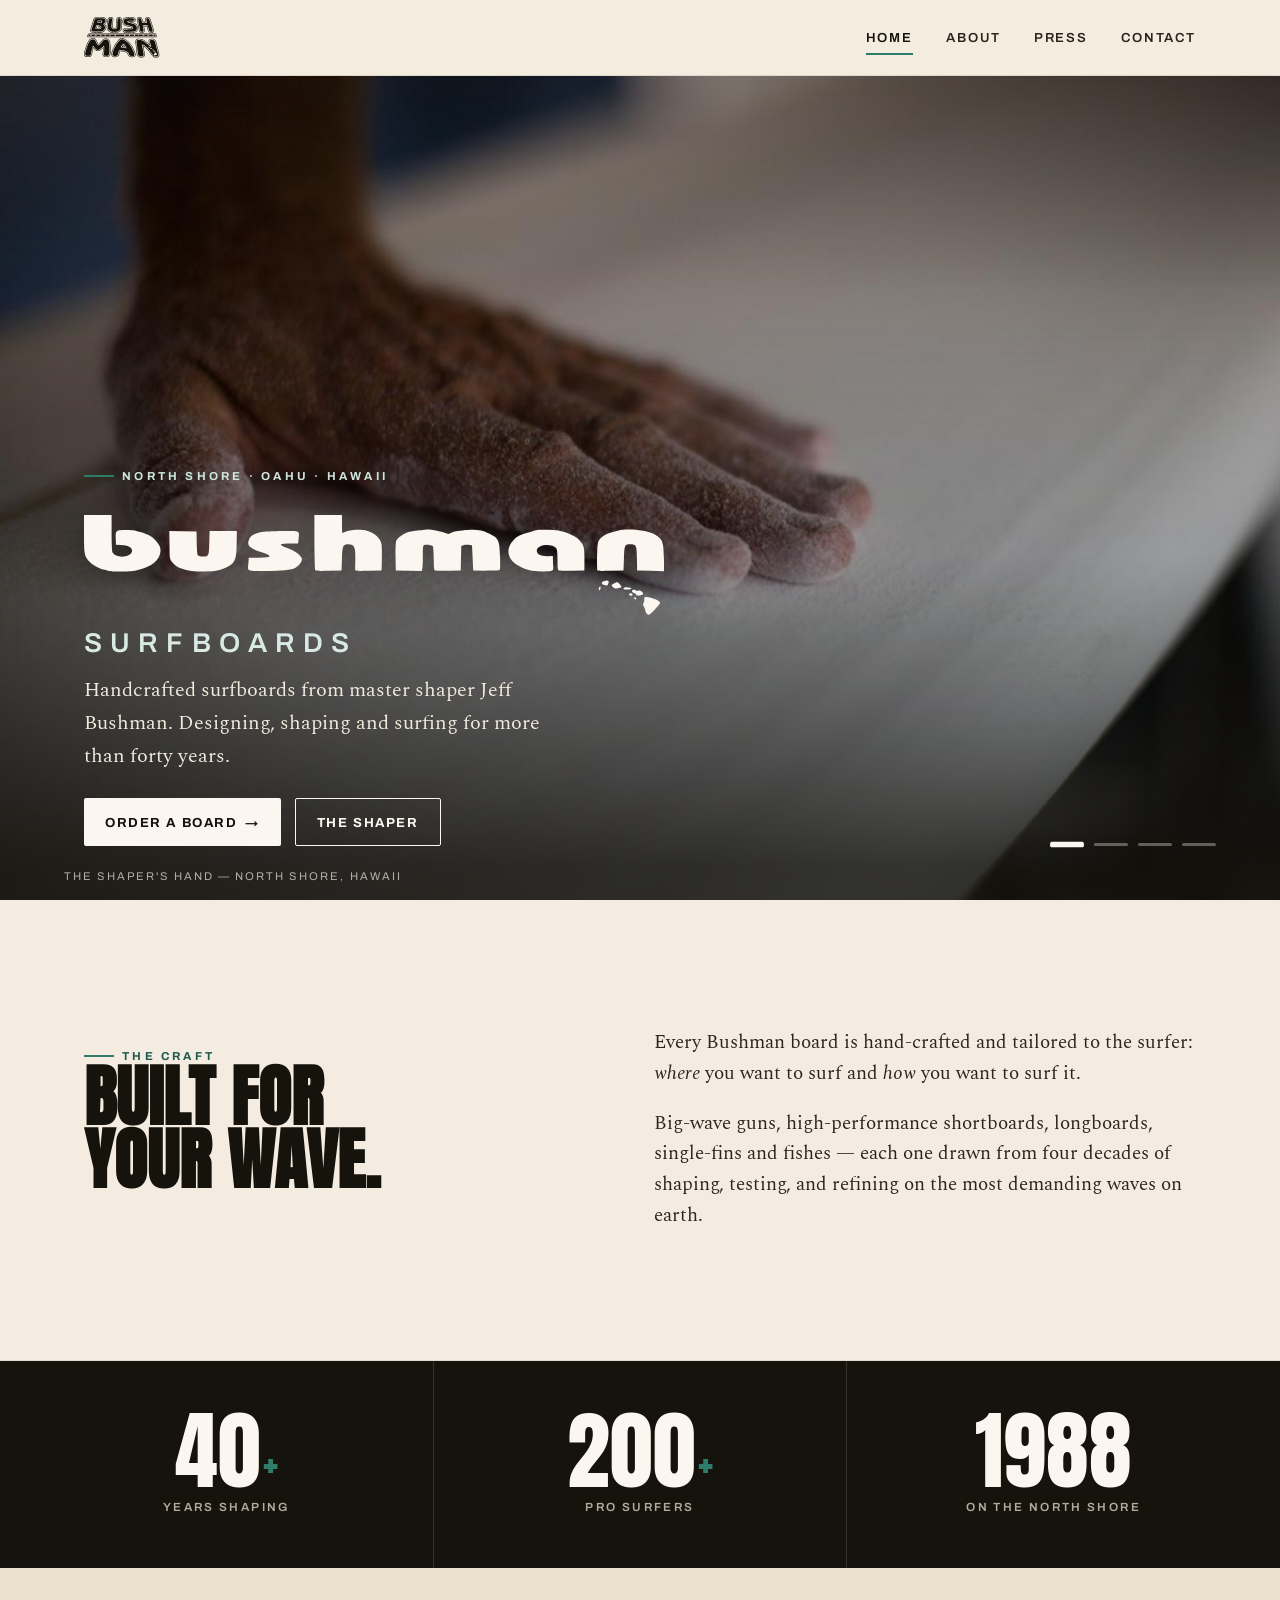
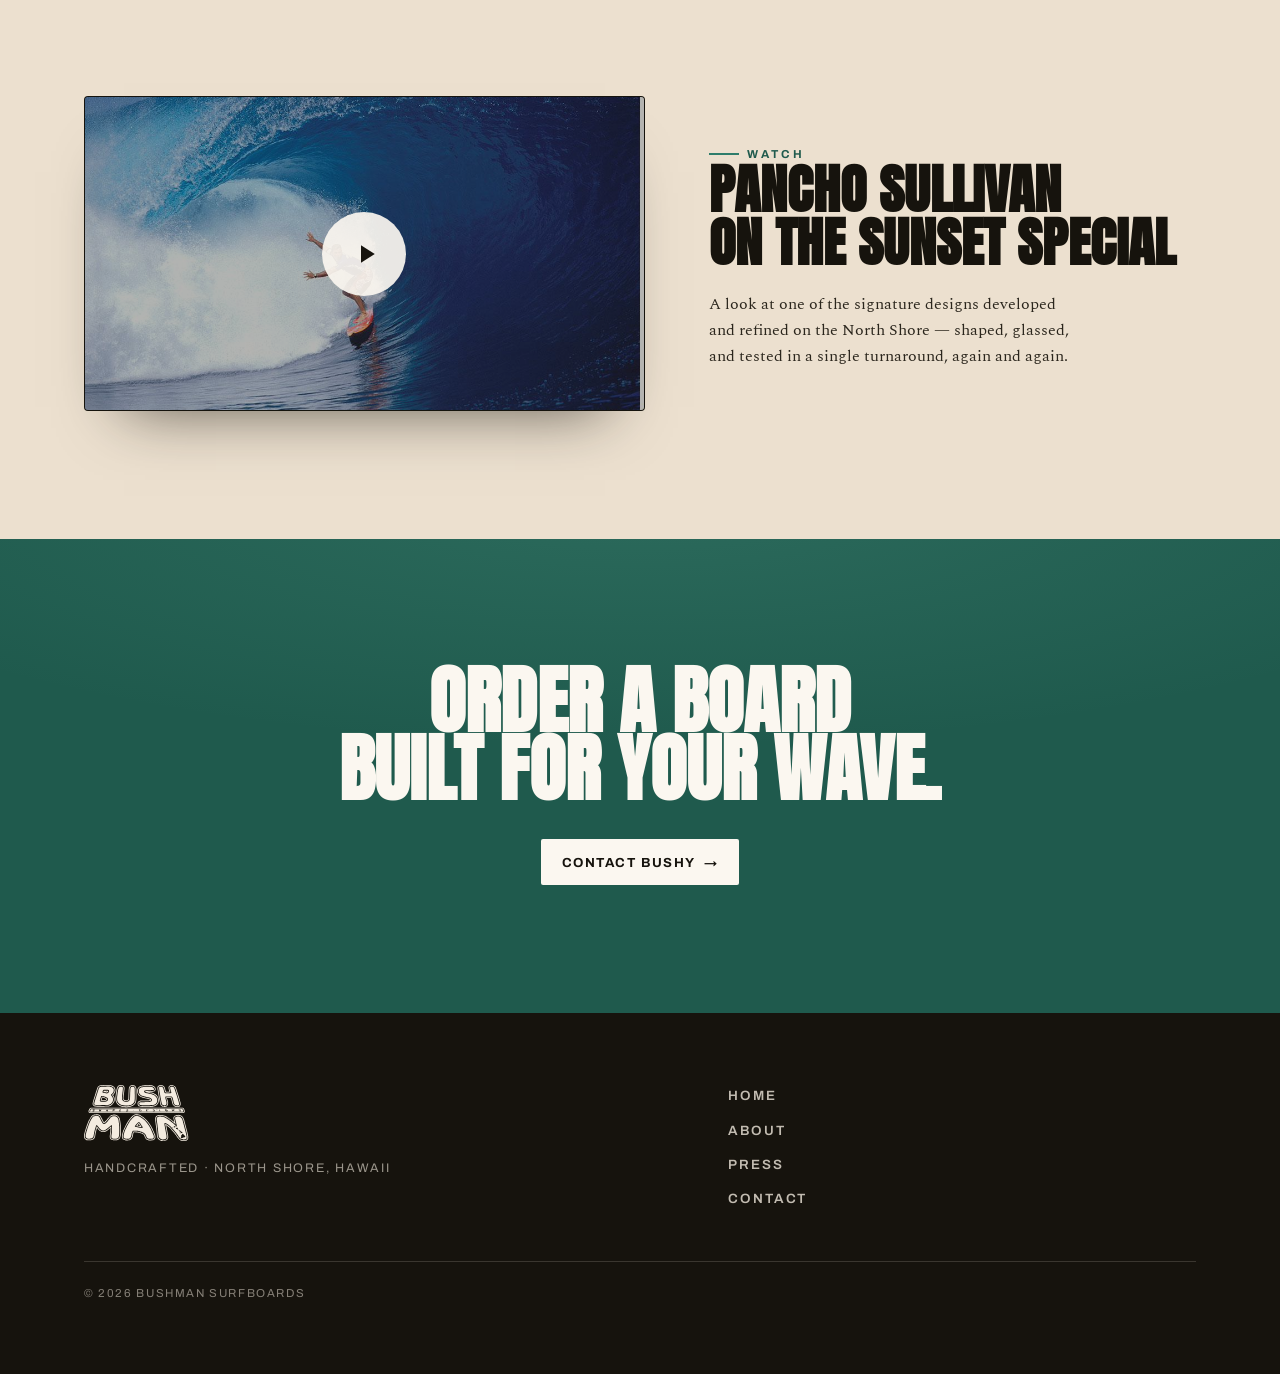
<file: index.html>
<!doctype html>
<html lang="en">
    <head>
        <meta charset="utf-8" />
        <meta name="viewport" content="width=device-width, initial-scale=1" />
        <title>
            Bushman Surfboards — Handcrafted on the North Shore, Hawaii
        </title>
        <meta
            name="description"
            content="Handcrafted surfboards from master shaper Jeff Bushman. Designing, shaping and surfing on Hawaii's North Shore for more than 40 years."
        />
        <link rel="canonical" href="https://bushmansurfboards.com/" />
        <meta name="theme-color" content="#16130d" />
        <meta property="og:type" content="website" />
        <meta property="og:site_name" content="Bushman Surfboards" />
        <meta
            property="og:title"
            content="Bushman Surfboards — Handcrafted in Hawaii"
        />
        <meta
            property="og:description"
            content="Handcrafted surfboards from master shaper Jeff Bushman. 40+ years on the North Shore."
        />
        <meta property="og:url" content="https://bushmansurfboards.com/" />
        <meta
            property="og:image"
            content="/assets/img/carousel_4_PanchoTeahupoo_98_.jpg"
        />
        <link rel="preconnect" href="https://fonts.googleapis.com" />
        <link rel="preconnect" href="https://fonts.gstatic.com" crossorigin />
        <link
            rel="stylesheet"
            href="https://fonts.googleapis.com/css2?family=Anton&family=Spectral:ital,wght@0,300;0,400;0,500;0,600;1,400;1,500&family=Archivo:wght@500;600;700&display=swap"
        />
        <link
            rel="preload"
            as="image"
            href="/assets/img/carousel_1_hand.jpg"
            fetchpriority="high"
        />
        <link rel="icon" href="/assets/img/logo-ink.svg" type="image/svg+xml" />
        <link rel="stylesheet" href="/assets/css/style.css" />
    </head>
    <body>
        <header class="site-head">
            <div class="wrap head-inner">
                <a
                    class="brand"
                    href="/"
                    aria-label="Bushman Surfboards — home"
                >
                    <img
                        class="mark"
                        src="/assets/img/logo-ink.svg"
                        alt="Bushman Shapes Designs"
                        width="78"
                        height="42"
                    />
                </a>
                <button
                    class="nav-toggle"
                    aria-label="Menu"
                    aria-controls="primary-nav"
                    aria-expanded="false"
                >
                    <span></span><span></span><span></span>
                </button>
                <nav class="nav" id="primary-nav">
                    <a href="/" aria-current="page">Home</a>
                    <a href="/about/">About</a>
                    <a href="/press/">Press</a>
                    <a href="/contact/">Contact</a>
                </nav>
            </div>
        </header>

        <main>
            <!-- HERO -->
            <section class="hero">
                <div class="carousel" aria-hidden="false">
                    <div
                        class="slide"
                        data-caption="The shaper's hand — North Shore, Hawaii"
                        style="
                            background-image: url(&quot;/assets/img/carousel_1_hand.jpg&quot;);
                        "
                    ></div>
                    <div
                        class="slide"
                        data-caption="Tamayo Perry — North Shore, Hawaii"
                        style="
                            background-image: url(&quot;/assets/img/carousel_2_TamayoPerry.jpg&quot;);
                        "
                    ></div>
                    <div
                        class="slide"
                        data-caption="Ross Clarke-Jones — Waimea Bay, Hawaii"
                        style="
                            background-image: url(&quot;/assets/img/carousel_3_RossClarkeJones_WaimeaBay.jpg&quot;);
                        "
                    ></div>
                    <div
                        class="slide"
                        data-caption="Pancho Sullivan — Teahupo'o, Tahiti"
                        style="
                            background-image: url(&quot;/assets/img/carousel_4_PanchoTeahupoo_98_.jpg&quot;);
                        "
                    ></div>
                </div>
                <div class="dots" role="tablist" aria-label="Slides"></div>
                <span class="cap"></span>

                <div class="wrap hero-inner">
                    <span class="eyebrow hero-eyebrow"
                        >North Shore · Oahu · Hawaii</span
                    >
                    <h1>
                        <svg
                            class="hero-mark"
                            viewBox="0 0 652 113"
                            fill="currentColor"
                            role="img"
                            aria-label="Bushman"
                        >
                            <g transform="translate(0,113) scale(0.1,-0.1)">
                                <path
                                    d="M0 920 c0 -230 4 -249 59 -312 32 -37 115 -83 163 -92 15 -2 33 -8 39 -11 24 -16 254 -15 324 1 174 39 276 123 275 226 -1 35 -12 59 -45 99 -44 51 -76 71 -161 101 -73 25 -104 31 -175 30 -121 0 -125 -3 -122 -94 l2 -73 58 -2 c78 -3 123 -27 123 -65 0 -76 -180 -92 -219 -20 -7 13 -11 97 -11 221 l0 201 -155 0 -155 0 0 -210z"
                                />
                                <path
                                    d="M2590 827 c1 -166 5 -308 9 -316 6 -10 41 -12 152 -9 l144 3 5 133 c6 148 12 162 74 162 64 0 78 -32 76 -164 -1 -55 -2 -109 -1 -119 1 -16 13 -18 149 -15 l147 3 3 125 c2 69 0 144 -3 168 -11 73 -80 133 -185 160 -49 12 -168 5 -213 -13 -20 -8 -40 -15 -42 -15 -3 0 -5 45 -5 100 l0 100 -155 0 -155 0 0 -303z"
                                />
                                <path
                                    d="M3838 964 c-2 -1 -38 -5 -81 -8 -43 -4 -96 -13 -118 -21 -55 -20 -116 -65 -129 -95 -6 -15 -9 -87 -8 -180 l3 -155 146 -2 147 -3 6 35 c4 19 6 82 5 141 -1 80 2 109 12 115 19 12 91 2 101 -13 4 -7 8 -62 9 -123 1 -60 3 -114 4 -120 2 -5 3 -15 4 -22 1 -8 41 -11 149 -10 l147 2 3 138 3 138 26 10 c19 7 85 4 94 -5 1 0 5 -64 8 -141 l6 -140 135 -1 c74 0 143 1 153 4 16 4 18 17 14 151 -5 192 -16 215 -132 267 -85 38 -144 44 -290 31 -80 -7 -112 -15 -139 -33 -16 -11 -24 -11 -45 0 -47 24 -219 54 -233 40z"
                                />
                                <path
                                    d="M5100 962 c-14 -1 -70 -17 -125 -35 -84 -27 -107 -39 -142 -75 -97 -99 -77 -215 47 -290 83 -50 149 -66 273 -66 116 -1 126 3 122 52 -1 15 -3 48 -3 74 l-2 47 -62 -2 c-77 -1 -118 21 -118 63 0 66 169 86 219 26 9 -11 14 -50 14 -130 0 -96 3 -115 16 -119 9 -2 77 -3 151 -3 l135 1 1 125 c1 142 -5 164 -65 225 -40 41 -137 83 -231 101 -36 7 -187 11 -230 6z"
                                />
                                <path
                                    d="M6000 954 c-125 -26 -188 -61 -219 -122 -10 -18 -17 -212 -12 -315 1 -16 13 -18 149 -15 l147 3 5 138 c6 152 8 157 71 157 68 0 74 -12 75 -162 l2 -133 152 -3 152 -4 -3 154 c-4 171 -14 202 -79 246 -87 58 -300 85 -440 56z"
                                />
                                <path
                                    d="M961 796 c1 -143 2 -156 24 -188 53 -79 183 -118 374 -114 133 3 187 15 269 62 71 42 86 83 88 252 l2 142 -153 0 -153 0 -4 -131 c-3 -117 -5 -132 -23 -146 -21 -15 -89 -13 -106 4 -5 5 -10 67 -12 139 l-2 129 -153 3 -153 3 2 -155z"
                                />
                                <path
                                    d="M1985 936 c-73 -14 -113 -40 -131 -83 -27 -63 7 -97 145 -142 128 -42 115 -61 -40 -61 l-107 0 -4 -57 c-9 -100 -20 -94 176 -92 216 3 301 11 350 34 40 19 76 66 76 99 0 30 -73 92 -132 111 -73 24 -110 44 -103 55 4 6 48 10 99 10 l93 0 6 56 c9 89 19 85 -187 83 -99 -1 -208 -7 -241 -13z"
                                />
                                <path
                                    d="M5848 388 c-37 -13 -35 -33 2 -46 25 -9 31 -8 40 8 21 39 4 54 -42 38z"
                                />
                                <path
                                    d="M5965 362 c-17 -9 -32 -18 -34 -19 -2 -2 4 -12 14 -23 15 -16 26 -19 54 -14 50 9 53 15 23 46 -27 26 -28 26 -57 10z"
                                />
                                <path
                                    d="M5792 317 c-6 -7 -7 -18 -3 -26 7 -10 10 -8 16 8 8 27 2 36 -13 18z"
                                />
                                <path
                                    d="M6066 305 c-4 -10 6 -13 42 -12 58 2 62 21 5 23 -27 2 -43 -2 -47 -11z"
                                />
                                <path
                                    d="M6160 277 c0 -8 11 -19 25 -25 14 -6 25 -16 25 -22 0 -13 58 -6 73 9 16 16 -33 52 -55 40 -10 -6 -19 -5 -23 1 -9 15 -45 12 -45 -3z"
                                />
                                <path
                                    d="M6126 241 c-7 -11 22 -23 35 -15 5 3 7 10 4 15 -8 12 -32 12 -39 0z"
                                />
                                <path
                                    d="M6186 202 c-3 -6 -1 -14 5 -17 15 -10 25 3 12 16 -7 7 -13 7 -17 1z"
                                />
                                <path
                                    d="M6299 197 c-1 -7 -1 -18 0 -24 1 -7 -3 -22 -9 -33 -8 -16 -7 -25 5 -42 8 -13 15 -32 15 -43 0 -11 9 -28 20 -38 19 -16 22 -14 85 49 36 37 64 72 62 78 -11 35 -175 84 -178 53z"
                                />
                            </g>
                        </svg>
                        <span class="thin">Surfboards</span>
                    </h1>
                    <p class="hero-sub">
                        Handcrafted surfboards from master shaper Jeff Bushman.
                        Designing, shaping and surfing for more than forty
                        years.
                    </p>
                    <div class="hero-cta">
                        <a class="btn btn-foam" href="/contact/"
                            >Order a Board <span class="arrow">→</span></a
                        >
                        <a class="btn btn-line btn-line-foam" href="/about/"
                            >The Shaper</a
                        >
                    </div>
                </div>
            </section>

            <!-- STATEMENT -->
            <section class="statement pad">
                <div class="wrap grid">
                    <div class="reveal">
                        <span class="eyebrow">The Craft</span>
                        <h2>Built for<br />your wave.</h2>
                    </div>
                    <div class="reveal">
                        <p>
                            Every Bushman board is hand-crafted and tailored to
                            the surfer: <em>where</em> you want to surf and
                            <em>how</em> you want to surf it.
                        </p>
                        <p>
                            Big-wave guns, high-performance shortboards,
                            longboards, single-fins and fishes — each one drawn
                            from four decades of shaping, testing, and refining
                            on the most demanding waves on earth.
                        </p>
                    </div>
                </div>
            </section>

            <!-- STATS -->
            <section class="stats">
                <div class="wrap" style="padding: 0">
                    <div class="row reveal">
                        <div class="stat">
                            <div class="n">40<span class="u">+</span></div>
                            <div class="l">Years Shaping</div>
                        </div>
                        <div class="stat">
                            <div class="n">200<span class="u">+</span></div>
                            <div class="l">Pro Surfers</div>
                        </div>
                        <div class="stat">
                            <div class="n">1988</div>
                            <div class="l">On the North Shore</div>
                        </div>
                    </div>
                </div>
            </section>

            <!-- VIDEO FEATURE -->
            <section class="feature pad">
                <div class="wrap grid">
                    <div class="video-frame reveal">
                        <div
                            class="video-poster"
                            data-yt="gLbTULQTrSU"
                            style="
                                background-image: url(&quot;/assets/img/carousel_4_PanchoTeahupoo_98_.jpg&quot;);
                            "
                            role="button"
                            tabindex="0"
                            aria-label="Play: Pancho Sullivan on the Sunset Special"
                        >
                            <span class="play" aria-hidden="true">
                                <svg viewBox="0 0 24 24" fill="currentColor">
                                    <path d="M8 5v14l11-7z" />
                                </svg>
                            </span>
                        </div>
                    </div>
                    <div class="reveal">
                        <span class="eyebrow">Watch</span>
                        <h2>Pancho Sullivan<br />on the Sunset Special</h2>
                        <p>
                            A look at one of the signature designs developed and
                            refined on the North Shore — shaped, glassed, and
                            tested in a single turnaround, again and again.
                        </p>
                    </div>
                </div>
            </section>

            <!-- CTA -->
            <section class="cta-band pad">
                <div class="wrap">
                    <h2 class="reveal">
                        Order a board<br />built for your wave.
                    </h2>
                    <a class="btn btn-foam reveal" href="/contact/"
                        >Contact Bushy <span class="arrow">→</span></a
                    >
                </div>
            </section>
        </main>

        <footer class="site-foot">
            <div class="wrap">
                <div class="foot-grid">
                    <div>
                        <img
                            class="mark"
                            src="/assets/img/logo-paper.svg"
                            alt="Bushman Shapes Designs"
                            width="108"
                            height="58"
                        />
                        <p class="foot-tag">
                            Handcrafted · North Shore, Hawaii
                        </p>
                    </div>
                    <nav class="foot-nav" aria-label="Footer">
                        <a href="/">Home</a>
                        <a href="/about/">About</a>
                        <a href="/press/">Press</a>
                        <a href="/contact/">Contact</a>
                    </nav>
                </div>
                <div class="foot-bar">
                    <span
                        >© <span id="year">2026</span> Bushman Surfboards</span
                    >
                </div>
            </div>
        </footer>

        <script src="/assets/js/main.js" defer></script>
    </body>
</html>
</file>
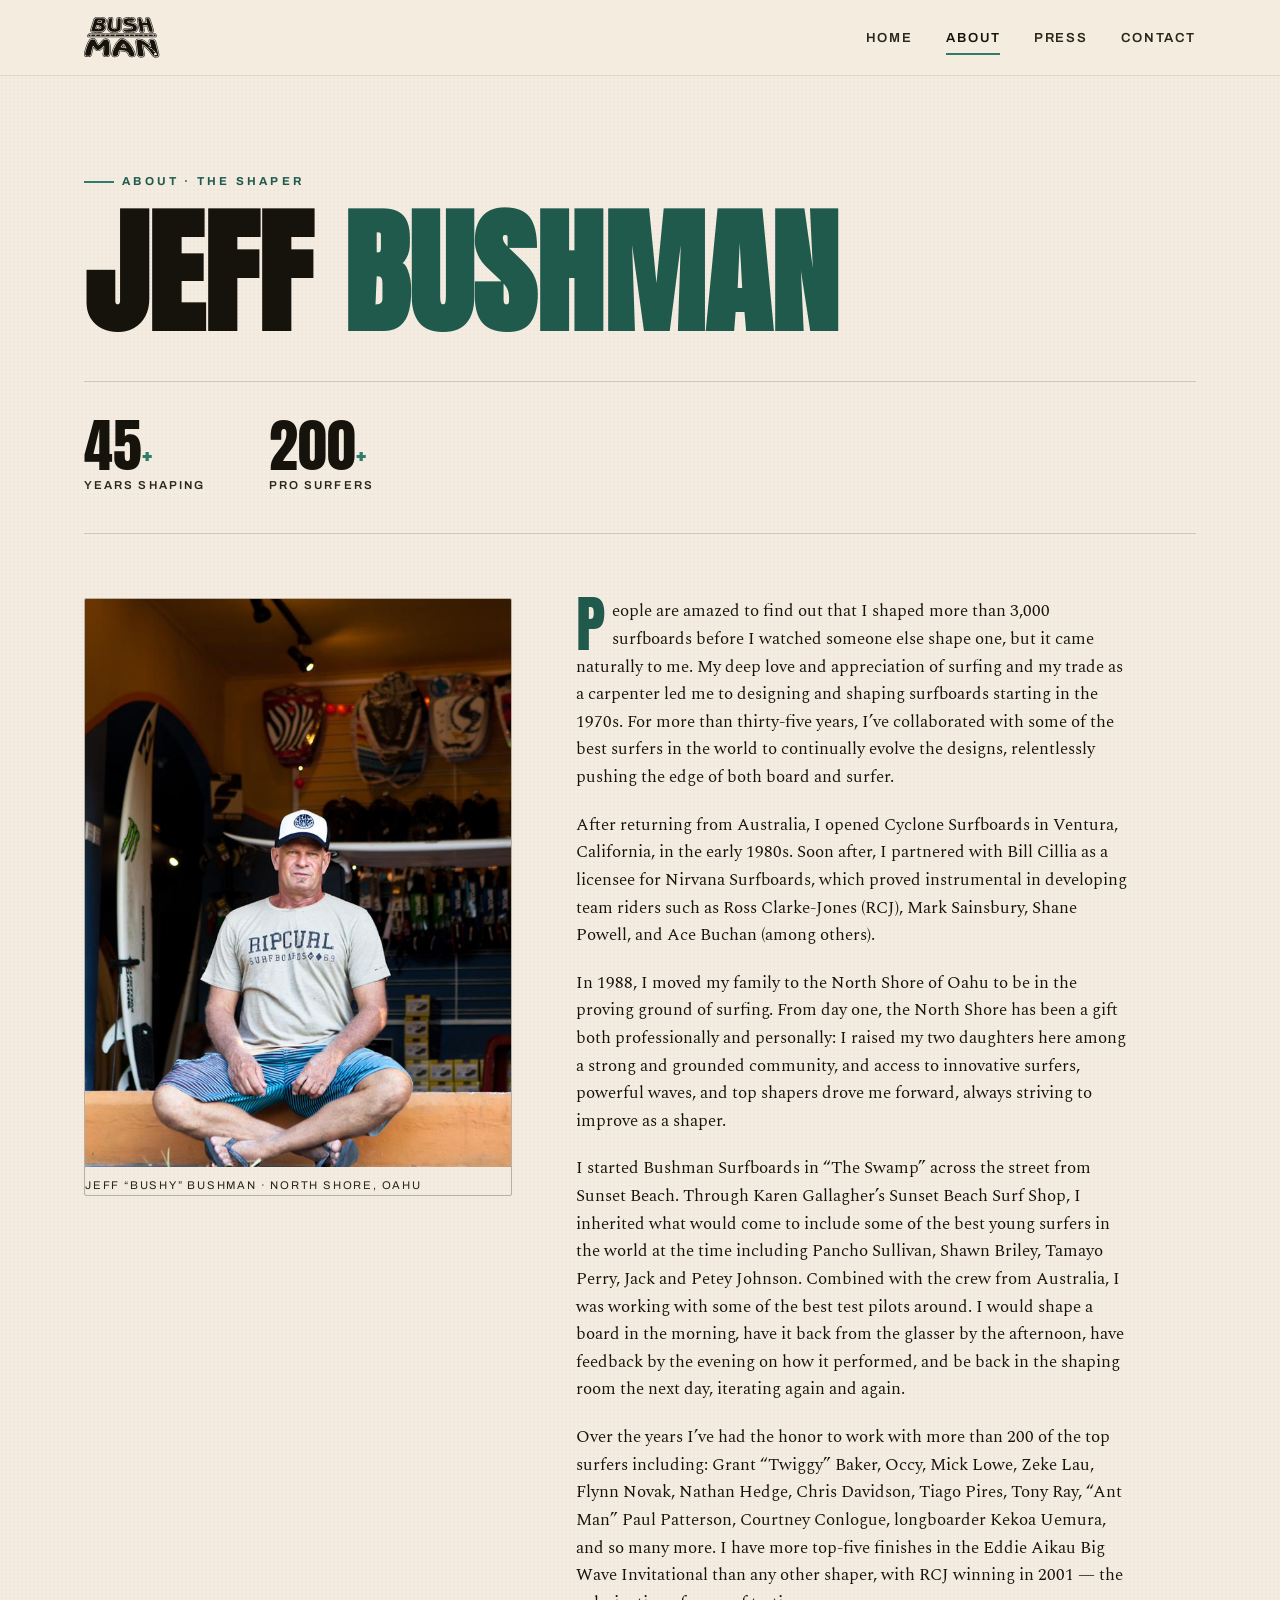
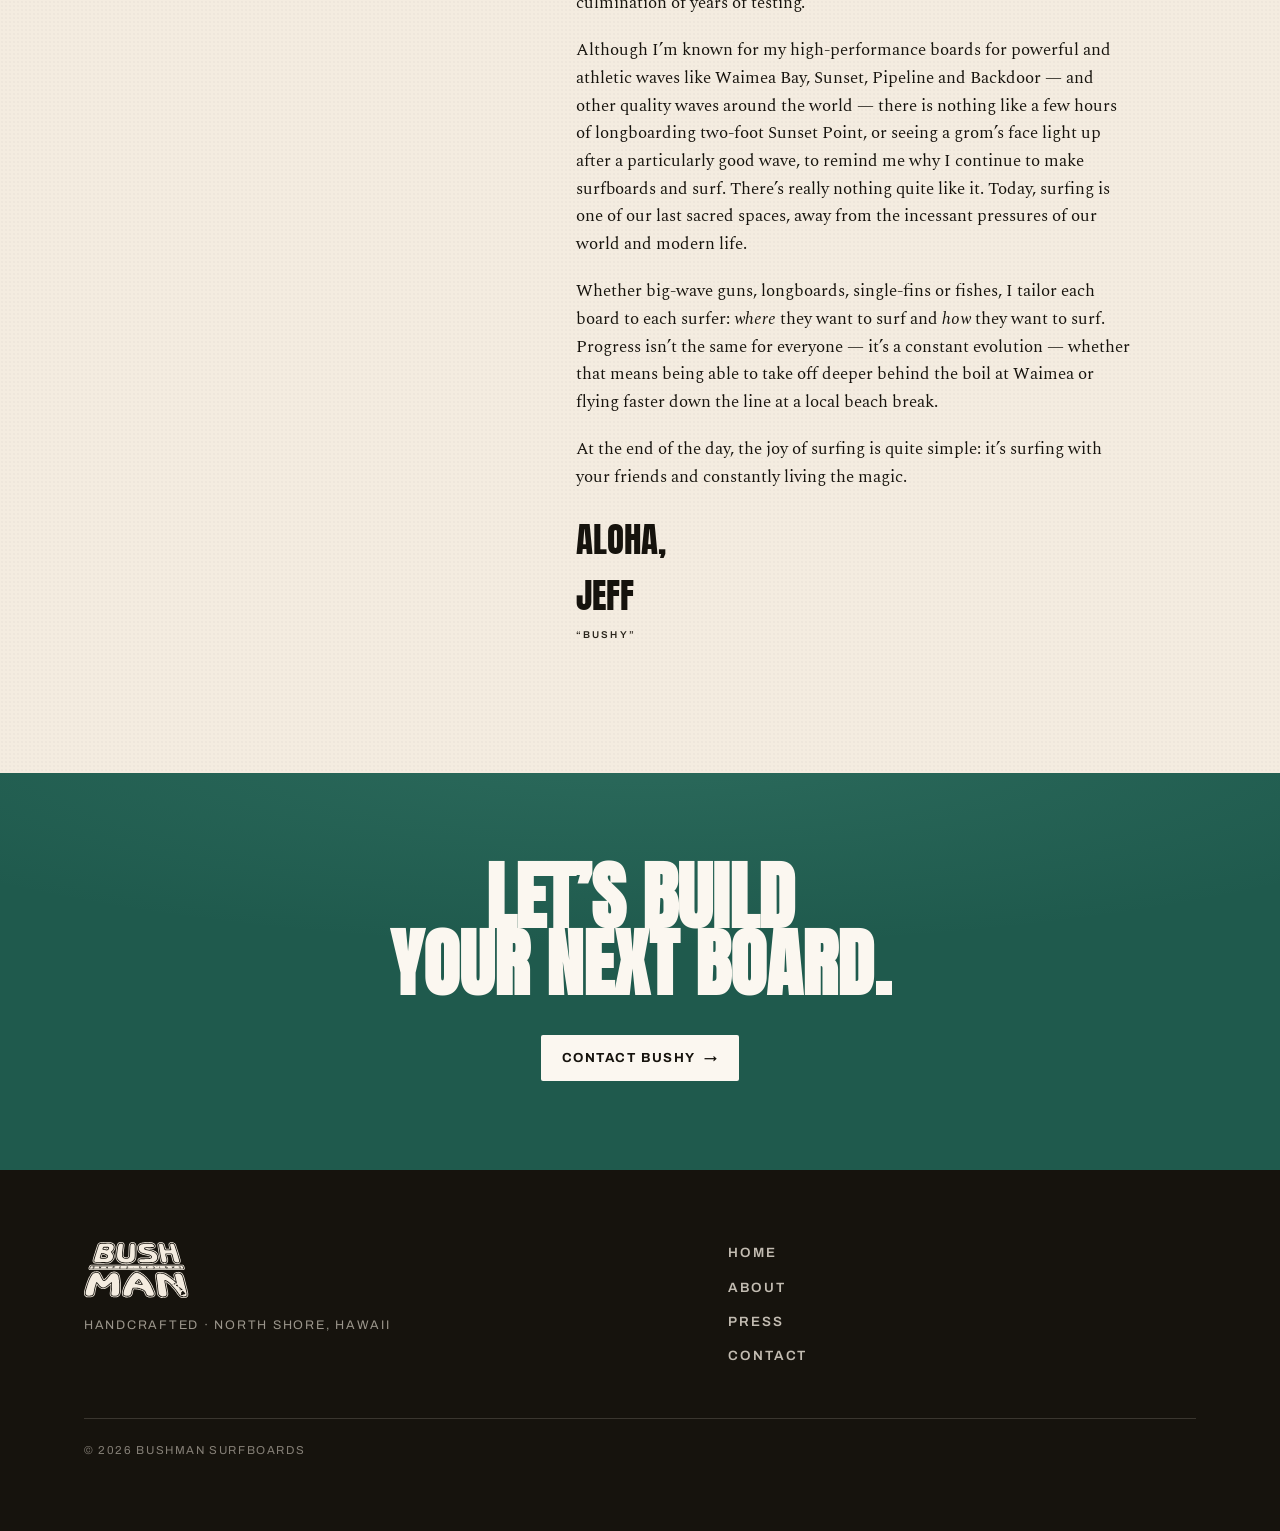
<file: about/index.html>
<!doctype html>
<html lang="en">
    <head>
        <meta charset="utf-8" />
        <meta name="viewport" content="width=device-width, initial-scale=1" />
        <title>About — Bushman Surfboards</title>
        <meta
            name="description"
            content="Master shaper Jeff Bushman on shaping more than 3,000 boards before watching anyone else, the move to Hawaii's North Shore in 1988, and four decades of collaboration with the world's best surfers."
        />
        <link rel="canonical" href="https://bushmansurfboards.com/about/" />
        <meta name="theme-color" content="#16130d" />
        <meta property="og:type" content="website" />
        <meta property="og:site_name" content="Bushman Surfboards" />
        <meta property="og:title" content="About — Bushman Surfboards" />
        <meta
            property="og:url"
            content="https://bushmansurfboards.com/about/"
        />
        <meta property="og:image" content="/assets/img/about_bushman.jpg" />
        <link rel="preconnect" href="https://fonts.googleapis.com" />
        <link rel="preconnect" href="https://fonts.gstatic.com" crossorigin />
        <link
            rel="stylesheet"
            href="https://fonts.googleapis.com/css2?family=Anton&family=Spectral:ital,wght@0,300;0,400;0,500;0,600;1,400;1,500&family=Archivo:wght@500;600;700&display=swap"
        />
        <link rel="icon" href="/assets/img/logo-ink.svg" type="image/svg+xml" />
        <link rel="stylesheet" href="/assets/css/style.css" />
    </head>
    <body>
        <header class="site-head">
            <div class="wrap head-inner">
                <a
                    class="brand"
                    href="/"
                    aria-label="Bushman Surfboards — home"
                >
                    <img
                        class="mark"
                        src="/assets/img/logo-ink.svg"
                        alt="Bushman Shapes Designs"
                        width="78"
                        height="42"
                    />
                </a>
                <button
                    class="nav-toggle"
                    aria-label="Menu"
                    aria-controls="primary-nav"
                    aria-expanded="false"
                >
                    <span></span><span></span><span></span>
                </button>
                <nav class="nav" id="primary-nav">
                    <a href="/">Home</a>
                    <a href="/about/" aria-current="page">About</a>
                    <a href="/press/">Press</a>
                    <a href="/contact/">Contact</a>
                </nav>
            </div>
        </header>

        <main>
            <section class="wrap page-head">
                <span class="eyebrow">About · The Shaper</span>
                <h1>Jeff <span class="thin">Bushman</span></h1>
            </section>

            <section class="wrap">
                <div class="about-stats reveal">
                    <div class="s">
                        <div class="n">45<span class="u">+</span></div>
                        <div class="l">Years Shaping</div>
                    </div>
                    <div class="s">
                        <div class="n">200<span class="u">+</span></div>
                        <div class="l">Pro Surfers</div>
                    </div>
                </div>
            </section>

            <section class="wrap pad-sm" style="padding-top: 0">
                <div class="about-grid">
                    <figure class="about-portrait reveal">
                        <img
                            src="/assets/img/about_bushman.jpg"
                            alt="Jeff Bushman at the surf shop, North Shore, Hawaii"
                            loading="lazy"
                        />
                        <figcaption>
                            Jeff “Bushy” Bushman · North Shore, Oahu
                        </figcaption>
                    </figure>

                    <div class="about-body reveal">
                        <p>
                            People are amazed to find out that I shaped more
                            than 3,000 surfboards before I watched someone else
                            shape one, but it came naturally to me. My deep love
                            and appreciation of surfing and my trade as a
                            carpenter led me to designing and shaping surfboards
                            starting in the 1970s. For more than thirty-five
                            years, I’ve collaborated with some of the best
                            surfers in the world to continually evolve the
                            designs, relentlessly pushing the edge of both board
                            and surfer.
                        </p>

                        <p>
                            After returning from Australia, I opened Cyclone
                            Surfboards in Ventura, California, in the early
                            1980s. Soon after, I partnered with Bill Cillia as a
                            licensee for Nirvana Surfboards, which proved
                            instrumental in developing team riders such as Ross
                            Clarke-Jones (RCJ), Mark Sainsbury, Shane Powell,
                            and Ace Buchan (among others).
                        </p>

                        <p>
                            In 1988, I moved my family to the North Shore of
                            Oahu to be in the proving ground of surfing. From
                            day one, the North Shore has been a gift both
                            professionally and personally: I raised my two
                            daughters here among a strong and grounded
                            community, and access to innovative surfers,
                            powerful waves, and top shapers drove me forward,
                            always striving to improve as a shaper.
                        </p>

                        <p>
                            I started Bushman Surfboards in “The Swamp” across
                            the street from Sunset Beach. Through Karen
                            Gallagher’s Sunset Beach Surf Shop, I inherited what
                            would come to include some of the best young surfers
                            in the world at the time including Pancho Sullivan,
                            Shawn Briley, Tamayo Perry, Jack and Petey Johnson.
                            Combined with the crew from Australia, I was working
                            with some of the best test pilots around. I would
                            shape a board in the morning, have it back from the
                            glasser by the afternoon, have feedback by the
                            evening on how it performed, and be back in the
                            shaping room the next day, iterating again and
                            again.
                        </p>

                        <p>
                            Over the years I’ve had the honor to work with more
                            than 200 of the top surfers including: Grant
                            “Twiggy” Baker, Occy, Mick Lowe, Zeke Lau, Flynn
                            Novak, Nathan Hedge, Chris Davidson, Tiago Pires,
                            Tony Ray, “Ant Man” Paul Patterson, Courtney
                            Conlogue, longboarder Kekoa Uemura, and so many
                            more. I have more top-five finishes in the Eddie
                            Aikau Big Wave Invitational than any other shaper,
                            with RCJ winning in 2001 — the culmination of years
                            of testing.
                        </p>

                        <p>
                            Although I’m known for my high-performance boards
                            for powerful and athletic waves like Waimea Bay,
                            Sunset, Pipeline and Backdoor — and other quality
                            waves around the world — there is nothing like a few
                            hours of longboarding two-foot Sunset Point, or
                            seeing a grom’s face light up after a particularly
                            good wave, to remind me why I continue to make
                            surfboards and surf. There’s really nothing quite
                            like it. Today, surfing is one of our last sacred
                            spaces, away from the incessant pressures of our
                            world and modern life.
                        </p>

                        <p>
                            Whether big-wave guns, longboards, single-fins or
                            fishes, I tailor each board to each surfer:
                            <em>where</em> they want to surf and
                            <em>how</em> they want to surf. Progress isn’t the
                            same for everyone — it’s a constant evolution —
                            whether that means being able to take off deeper
                            behind the boil at Waimea or flying faster down the
                            line at a local beach break.
                        </p>

                        <p>
                            At the end of the day, the joy of surfing is quite
                            simple: it’s surfing with your friends and
                            constantly living the magic.
                        </p>

                        <p class="sign">
                            Aloha,<br />Jeff <small>“Bushy”</small>
                        </p>
                    </div>
                </div>
            </section>

            <section class="cta-band pad-sm">
                <div class="wrap">
                    <h2 class="reveal">Let’s build<br />your next board.</h2>
                    <a class="btn btn-foam reveal" href="/contact/"
                        >Contact Bushy <span class="arrow">→</span></a
                    >
                </div>
            </section>
        </main>

        <footer class="site-foot">
            <div class="wrap">
                <div class="foot-grid">
                    <div>
                        <img
                            class="mark"
                            src="/assets/img/logo-paper.svg"
                            alt="Bushman Shapes Designs"
                            width="108"
                            height="58"
                        />
                        <p class="foot-tag">
                            Handcrafted · North Shore, Hawaii
                        </p>
                    </div>
                    <nav class="foot-nav" aria-label="Footer">
                        <a href="/">Home</a>
                        <a href="/about/">About</a>
                        <a href="/press/">Press</a>
                        <a href="/contact/">Contact</a>
                    </nav>
                </div>
                <div class="foot-bar">
                    <span
                        >© <span id="year">2026</span> Bushman Surfboards</span
                    >
                </div>
            </div>
        </footer>

        <script src="/assets/js/main.js" defer></script>
    </body>
</html>
</file>
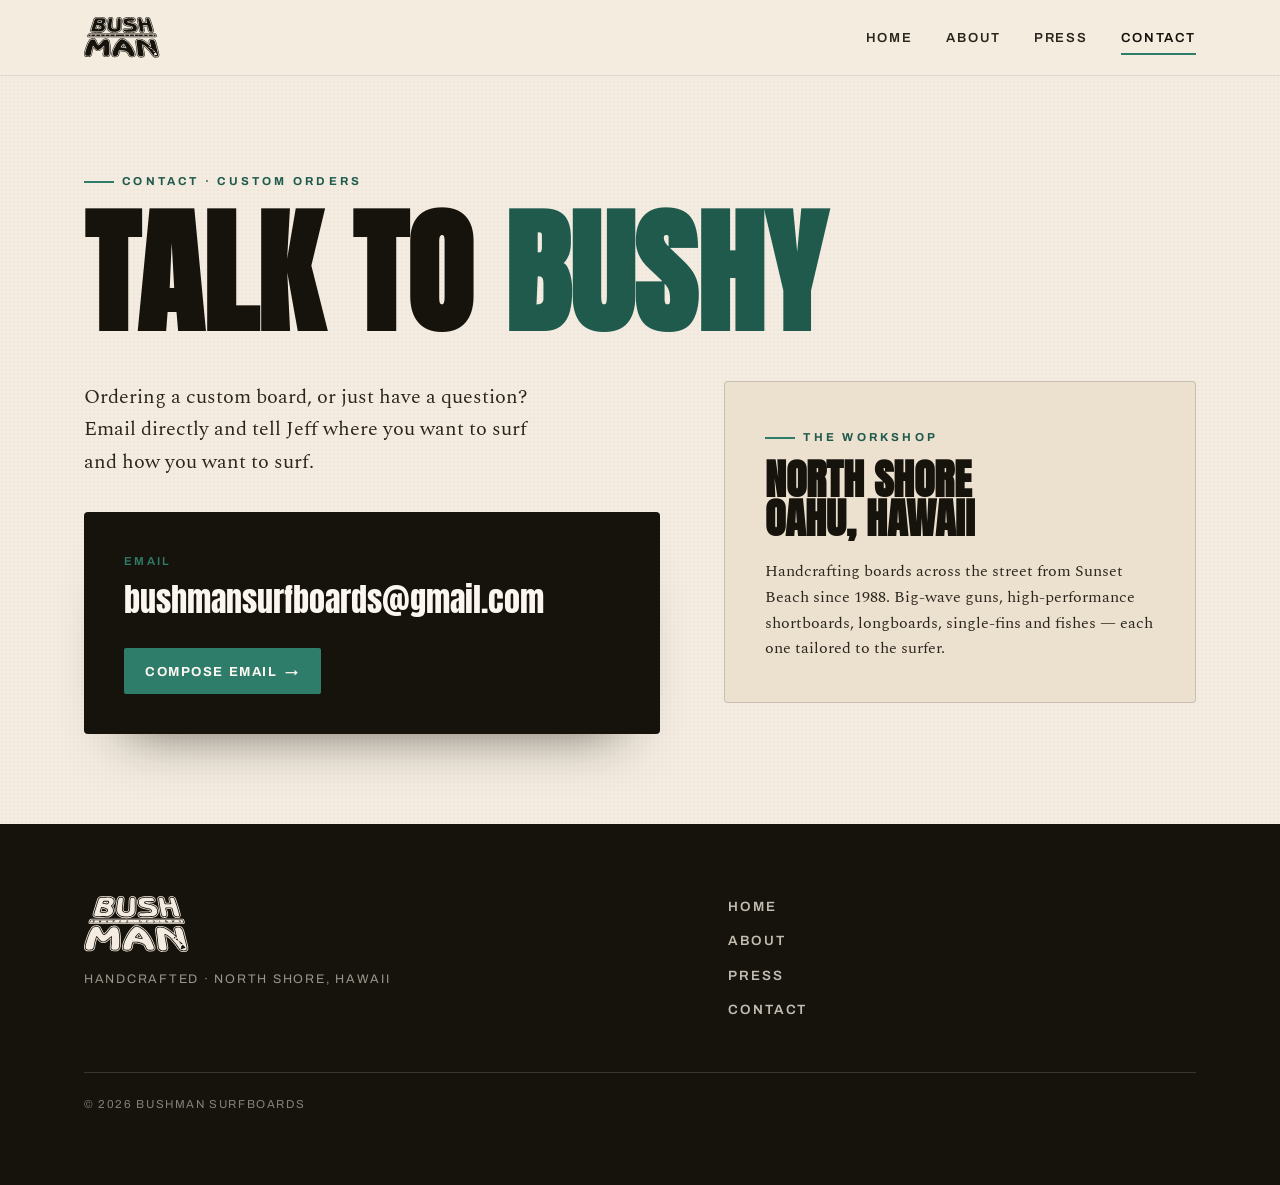
<file: contact/index.html>
<!DOCTYPE html>
<html lang="en">
<head>
<meta charset="utf-8">
<meta name="viewport" content="width=device-width, initial-scale=1">
<title>Contact — Bushman Surfboards</title>
<meta name="description" content="Contact master shaper Jeff Bushman to order a custom surfboard built for your wave. North Shore, Oahu, Hawaii.">
<link rel="canonical" href="https://bushmansurfboards.com/contact/">
<meta name="theme-color" content="#16130d">
<meta property="og:type" content="website">
<meta property="og:site_name" content="Bushman Surfboards">
<meta property="og:title" content="Contact — Bushman Surfboards">
<meta property="og:url" content="https://bushmansurfboards.com/contact/">
<meta property="og:image" content="/assets/img/carousel_2_TamayoPerry.jpg">
<link rel="preconnect" href="https://fonts.googleapis.com">
<link rel="preconnect" href="https://fonts.gstatic.com" crossorigin>
<link rel="stylesheet" href="https://fonts.googleapis.com/css2?family=Anton&family=Spectral:ital,wght@0,300;0,400;0,500;0,600;1,400;1,500&family=Archivo:wght@500;600;700&display=swap">
<link rel="icon" href="/assets/img/logo-ink.svg" type="image/svg+xml">
<link rel="stylesheet" href="/assets/css/style.css">
</head>
<body>

<header class="site-head">
  <div class="wrap head-inner">
    <a class="brand" href="/" aria-label="Bushman Surfboards — home">
      <img class="mark" src="/assets/img/logo-ink.svg" alt="Bushman Shapes Designs" width="78" height="42">
    </a>
    <button class="nav-toggle" aria-label="Menu" aria-controls="primary-nav" aria-expanded="false">
      <span></span><span></span><span></span>
    </button>
    <nav class="nav" id="primary-nav">
      <a href="/">Home</a>
      <a href="/about/">About</a>
      <a href="/press/">Press</a>
      <a href="/contact/" aria-current="page">Contact</a>
    </nav>
  </div>
</header>

<main>
  <section class="wrap page-head">
    <span class="eyebrow">Contact · Custom Orders</span>
    <h1>Talk to <span class="thin">Bushy</span></h1>
  </section>

  <section class="wrap pad-sm" style="padding-top:0">
    <div class="contact-grid">
      <div class="reveal">
        <p class="contact-lead">Ordering a custom board, or just have a question? Email directly and tell Jeff where you want to surf and how you want to surf.</p>
        <div class="email-card">
          <div class="k">Email</div>
          <div class="addr">bushmansurfboards@gmail.com</div>
          <a class="btn btn-glass" href="mailto:bushmansurfboards@gmail.com?subject=Custom%20Board%20Inquiry&body=Aloha%20Bushy%2C%0A%0AName%3A%0APhone%3A%0AWhere%20I%20surf%3A%0AWhat%20I%27m%20looking%20for%3A%0A%0AMahalo%2C">Compose Email <span class="arrow">→</span></a>
        </div>
      </div>

      <aside class="workshop reveal">
        <span class="eyebrow">The Workshop</span>
        <h2>North Shore<br>Oahu, Hawaii</h2>
        <p>Handcrafting boards across the street from Sunset Beach since 1988. Big-wave guns, high-performance shortboards, longboards, single-fins and fishes — each one tailored to the surfer.</p>
      </aside>
    </div>
  </section>
</main>

<footer class="site-foot">
  <div class="wrap">
    <div class="foot-grid">
      <div>
        <img class="mark" src="/assets/img/logo-paper.svg" alt="Bushman Shapes Designs" width="108" height="58">
        <p class="foot-tag">Handcrafted · North Shore, Hawaii</p>
      </div>
      <nav class="foot-nav" aria-label="Footer">
        <a href="/">Home</a>
        <a href="/about/">About</a>
        <a href="/press/">Press</a>
        <a href="/contact/">Contact</a>
      </nav>
    </div>
    <div class="foot-bar">
      <span>© <span id="year">2026</span> Bushman Surfboards</span>
    </div>
  </div>
</footer>

<script src="/assets/js/main.js" defer></script>
</body>
</html>
</file>
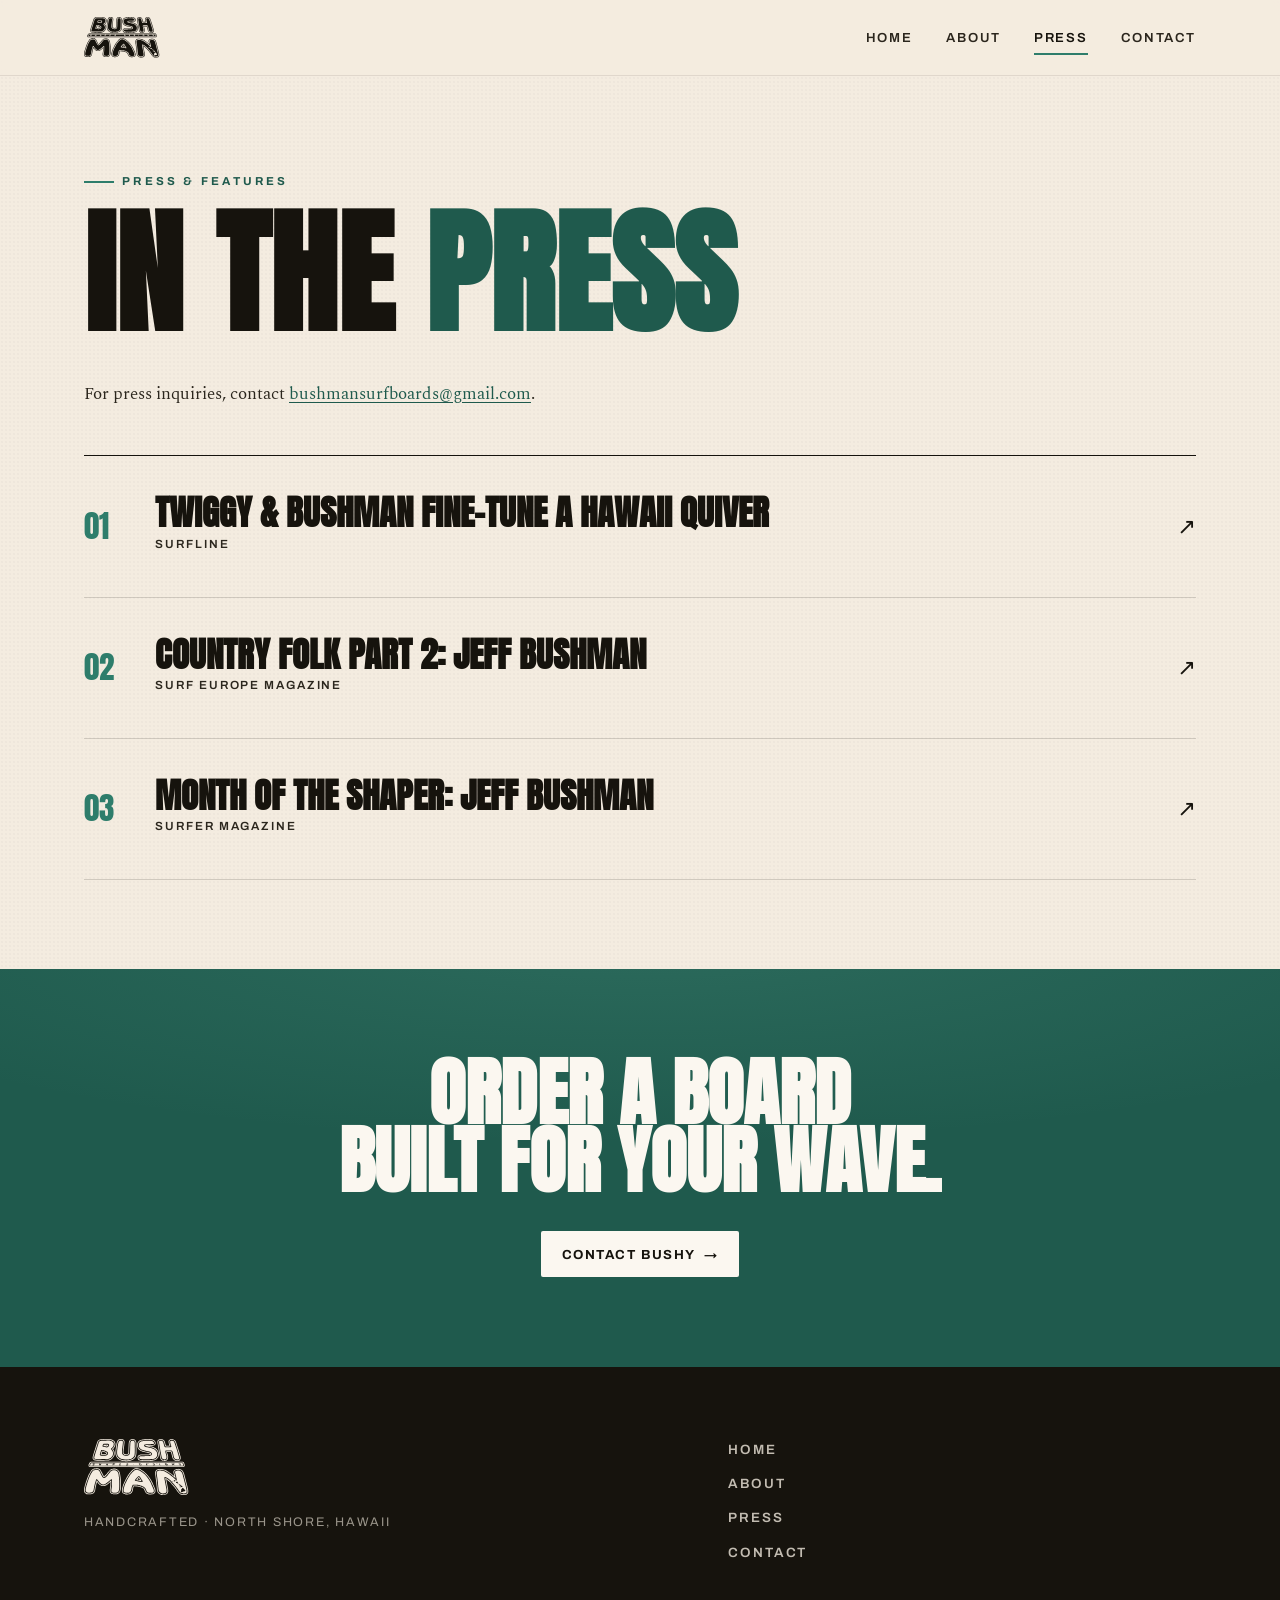
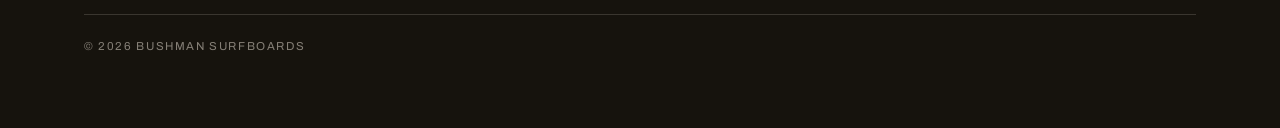
<file: press/index.html>
<!DOCTYPE html>
<html lang="en">
<head>
<meta charset="utf-8">
<meta name="viewport" content="width=device-width, initial-scale=1">
<title>Press — Bushman Surfboards</title>
<meta name="description" content="Press features and interviews with North Shore master shaper Jeff Bushman, including Surfline, Surf Europe Magazine, and Surfer Magazine.">
<link rel="canonical" href="https://bushmansurfboards.com/press/">
<meta name="theme-color" content="#16130d">
<meta property="og:type" content="website">
<meta property="og:site_name" content="Bushman Surfboards">
<meta property="og:title" content="Press — Bushman Surfboards">
<meta property="og:url" content="https://bushmansurfboards.com/press/">
<meta property="og:image" content="/assets/img/carousel_3_RossClarkeJones_WaimeaBay.jpg">
<link rel="preconnect" href="https://fonts.googleapis.com">
<link rel="preconnect" href="https://fonts.gstatic.com" crossorigin>
<link rel="stylesheet" href="https://fonts.googleapis.com/css2?family=Anton&family=Spectral:ital,wght@0,300;0,400;0,500;0,600;1,400;1,500&family=Archivo:wght@500;600;700&display=swap">
<link rel="icon" href="/assets/img/logo-ink.svg" type="image/svg+xml">
<link rel="stylesheet" href="/assets/css/style.css">
</head>
<body>

<header class="site-head">
  <div class="wrap head-inner">
    <a class="brand" href="/" aria-label="Bushman Surfboards — home">
      <img class="mark" src="/assets/img/logo-ink.svg" alt="Bushman Shapes Designs" width="78" height="42">
    </a>
    <button class="nav-toggle" aria-label="Menu" aria-controls="primary-nav" aria-expanded="false">
      <span></span><span></span><span></span>
    </button>
    <nav class="nav" id="primary-nav">
      <a href="/">Home</a>
      <a href="/about/">About</a>
      <a href="/press/" aria-current="page">Press</a>
      <a href="/contact/">Contact</a>
    </nav>
  </div>
</header>

<main>
  <section class="wrap page-head">
    <span class="eyebrow">Press &amp; Features</span>
    <h1>In the <span class="thin">press</span></h1>
  </section>

  <section class="wrap pad-sm" style="padding-top:0">
    <p class="press-note reveal">For press inquiries, contact
      <a href="mailto:bushmansurfboards@gmail.com?subject=Press%20Inquiry%20%E2%80%94%20Bushman%20Surfboards">bushmansurfboards@gmail.com</a>.
    </p>

    <div class="press-list">
      <a class="press-item reveal" href="https://www.surfline.com/surf-news/twiggy--bushman-fine-tune-a-hawaii-quiver_122379/" target="_blank" rel="noopener">
        <span class="press-num">01</span>
        <span class="press-main">
          <h3>Twiggy &amp; Bushman Fine-Tune a Hawaii Quiver</h3>
          <span class="src">Surfline</span>
        </span>
        <span class="press-arrow" aria-hidden="true">↗</span>
      </a>

      <a class="press-item reveal" href="https://surfeuropemag.com/features/interviews/country-folk-part-2-jeff-bushman.html" target="_blank" rel="noopener">
        <span class="press-num">02</span>
        <span class="press-main">
          <h3>Country Folk Part 2: Jeff Bushman</h3>
          <span class="src">Surf Europe Magazine</span>
        </span>
        <span class="press-arrow" aria-hidden="true">↗</span>
      </a>

      <a class="press-item reveal" href="https://www.surfer.com/culture/month-of-the-shaper-jeff-bushman-112008" target="_blank" rel="noopener">
        <span class="press-num">03</span>
        <span class="press-main">
          <h3>Month of the Shaper: Jeff Bushman</h3>
          <span class="src">Surfer Magazine</span>
        </span>
        <span class="press-arrow" aria-hidden="true">↗</span>
      </a>
    </div>
  </section>

  <section class="cta-band pad-sm">
    <div class="wrap">
      <h2 class="reveal">Order a board<br>built for your wave.</h2>
      <a class="btn btn-foam reveal" href="/contact/">Contact Bushy <span class="arrow">→</span></a>
    </div>
  </section>
</main>

<footer class="site-foot">
  <div class="wrap">
    <div class="foot-grid">
      <div>
        <img class="mark" src="/assets/img/logo-paper.svg" alt="Bushman Shapes Designs" width="108" height="58">
        <p class="foot-tag">Handcrafted · North Shore, Hawaii</p>
      </div>
      <nav class="foot-nav" aria-label="Footer">
        <a href="/">Home</a>
        <a href="/about/">About</a>
        <a href="/press/">Press</a>
        <a href="/contact/">Contact</a>
      </nav>
    </div>
    <div class="foot-bar">
      <span>© <span id="year">2026</span> Bushman Surfboards</span>
    </div>
  </div>
</footer>

<script src="/assets/js/main.js" defer></script>
</body>
</html>
</file>
<file: assets/css/style.css>
/* =============================================================
   Bushman Surfboards — North Shore, Hawaii
   Aesthetic: sand-and-ink editorial. Warm paper ground, blackboard
   ink, a single ocean-glass accent. Heavy condensed display type
   against a quiet humanist serif for the shaper's voice.
   ============================================================= */

/* ----- Fonts loaded via <link> in each page <head> for parallel fetch ----- */

:root{
  /* Palette */
  --ink:        #16130d;   /* near-black warm ink            */
  --ink-soft:   #2b261d;
  --paper:      #f4ece0;   /* warm sand paper                */
  --paper-2:    #ece0cf;   /* slightly deeper sand           */
  --paper-edge: #ddcdb4;
  --glass:      #2e7d6b;   /* ocean-glass green accent       */
  --glass-deep: #1f5a4d;
  --foam:       #fbf7f0;
  --line:       rgba(22,19,13,.16);
  --line-soft:  rgba(22,19,13,.09);

  /* Type */
  --display: 'Anton', 'Arial Narrow', sans-serif;
  --body:    'Spectral', Georgia, 'Times New Roman', serif;
  --ui:      'Archivo', system-ui, sans-serif;

  /* Rhythm */
  --maxw: 1240px;
  --gut:  clamp(20px, 5vw, 64px);
  --nav-h: 76px;
}

/* ----- Reset ----- */
*,*::before,*::after{box-sizing:border-box;margin:0;padding:0}
html{scroll-behavior:smooth;-webkit-text-size-adjust:100%}
body{
  font-family:var(--body);
  color:var(--ink);
  background:var(--paper);
  line-height:1.6;
  font-size:clamp(16px,1.05vw,18px);
  -webkit-font-smoothing:antialiased;
  overflow-x:hidden;
  /* faint paper grain */
  background-image:
    radial-gradient(rgba(22,19,13,.022) 1px, transparent 1.4px);
  background-size:4px 4px;
}
img{display:block;max-width:100%;height:auto}
a{color:inherit;text-decoration:none}
button{font-family:inherit;cursor:pointer;border:none;background:none}

/* ----- Reusable bits ----- */
.wrap{max-width:var(--maxw);margin-inline:auto;padding-inline:var(--gut)}
.eyebrow{
  font-family:var(--ui);font-weight:700;font-size:.72rem;
  letter-spacing:.28em;text-transform:uppercase;color:var(--glass-deep);
  display:inline-flex;align-items:center;gap:.7em;
}
.eyebrow::before{content:"";width:30px;height:2px;background:var(--glass)}

.display{
  font-family:var(--display);font-weight:400;
  line-height:.92;letter-spacing:.005em;text-transform:uppercase;
  -webkit-text-stroke:0;
}

/* Logo as currentColor SVG */
.logo-svg{width:100%;height:auto;color:var(--ink);display:block}

/* Buttons */
.btn{
  font-family:var(--ui);font-weight:700;font-size:.82rem;
  letter-spacing:.12em;text-transform:uppercase;
  display:inline-flex;align-items:center;gap:.6em;
  padding:.95em 1.6em;border-radius:2px;
  transition:transform .25s ease, background .25s ease, color .25s ease;
}
.btn-ink{background:var(--ink);color:var(--paper)}
.btn-ink:hover{background:var(--glass-deep);transform:translateY(-2px)}
.btn-glass{background:var(--glass);color:var(--foam)}
.btn-glass:hover{background:var(--glass-deep);transform:translateY(-2px)}
.btn-line{border:1.5px solid var(--ink);color:var(--ink)}
.btn-line:hover{background:var(--ink);color:var(--paper);transform:translateY(-2px)}
.btn-foam{background:var(--foam);color:var(--ink)}
.btn-foam:hover{background:var(--paper);transform:translateY(-2px)}
.btn-line-foam{border-color:var(--foam);color:var(--foam)}
.btn-line-foam:hover{background:var(--foam);color:var(--ink);transform:translateY(-2px)}
.btn .arrow{transition:transform .25s ease}
.btn:hover .arrow{transform:translateX(4px)}

/* =============================================================
   HEADER / NAV
   ============================================================= */
.site-head{
  position:sticky;top:0;z-index:60;height:var(--nav-h);
  display:flex;align-items:center;
  background:color-mix(in srgb, var(--paper) 88%, transparent);
  backdrop-filter:saturate(1.2) blur(10px);
  border-bottom:1px solid var(--line-soft);
  transition:background .3s ease, border-color .3s ease;
}
.site-head.scrolled{background:color-mix(in srgb,var(--paper) 97%, transparent);border-color:var(--line)}
.head-inner{display:flex;align-items:center;justify-content:space-between;width:100%}
.brand{display:flex;align-items:center;gap:.7em}
.brand .mark{width:auto;height:42px;color:var(--ink);transition:transform .3s ease;display:block}
.brand:hover .mark{transform:rotate(-1.5deg) scale(1.02)}
@media(max-width:820px){.brand .mark{height:36px}}

.nav{display:flex;align-items:center;gap:clamp(18px,2.6vw,40px)}
.nav a{
  font-family:var(--ui);font-weight:600;font-size:.82rem;
  letter-spacing:.14em;text-transform:uppercase;
  position:relative;padding:.4em 0;color:var(--ink-soft);
  transition:color .2s ease;
}
.nav a::after{
  content:"";position:absolute;left:0;bottom:-2px;height:2px;width:0;
  background:var(--glass);transition:width .28s ease;
}
.nav a:hover{color:var(--ink)}
.nav a:hover::after,.nav a[aria-current="page"]::after{width:100%}
.nav a[aria-current="page"]{color:var(--ink)}

.nav-toggle{display:none;width:42px;height:42px;flex-direction:column;
  justify-content:center;gap:5px;align-items:center}
.nav-toggle span{display:block;width:24px;height:2px;background:var(--ink);
  transition:transform .3s ease,opacity .3s ease}
.nav-toggle[aria-expanded="true"] span:nth-child(1){transform:translateY(7px) rotate(45deg)}
.nav-toggle[aria-expanded="true"] span:nth-child(2){opacity:0}
.nav-toggle[aria-expanded="true"] span:nth-child(3){transform:translateY(-7px) rotate(-45deg)}

@media (max-width:820px){
  .nav-toggle{display:flex}
  .nav{
    position:fixed;inset:var(--nav-h) 0 auto 0;flex-direction:column;
    align-items:flex-start;gap:0;background:var(--paper);
    border-bottom:1px solid var(--line);padding:8px var(--gut) 22px;
    transform:translateY(-120%);transition:transform .38s cubic-bezier(.2,.8,.2,1);
    box-shadow:0 24px 40px -28px rgba(22,19,13,.5);
  }
  .nav.open{transform:translateY(0)}
  .nav a{width:100%;padding:1em 0;border-bottom:1px solid var(--line-soft);font-size:1rem}
  .nav a::after{display:none}
}

/* =============================================================
   HERO + CAROUSEL (home)
   ============================================================= */
.hero{position:relative;min-height:calc(100svh - var(--nav-h));display:flex;flex-direction:column}
.carousel{position:absolute;inset:0;overflow:hidden;background:var(--ink)}
.slide{
  position:absolute;inset:0;opacity:0;
  background-size:cover;background-position:center;
  transition:opacity 1.3s ease;
  transform:scale(1.06);
}
.slide.active{opacity:1;animation:kenburns 7.5s ease forwards}
@keyframes kenburns{from{transform:scale(1.06)}to{transform:scale(1.12)}}
/* legibility wash: warm at the foot, clear up top */
.carousel::after{
  content:"";position:absolute;inset:0;
  background:
    linear-gradient(180deg, rgba(22,19,13,.36) 0%, rgba(22,19,13,0) 26%),
    linear-gradient(0deg, rgba(22,19,13,.82) 4%, rgba(22,19,13,.18) 42%, rgba(22,19,13,0) 70%);
}
.hero-inner{
  position:relative;z-index:2;margin-top:auto;width:100%;
  padding-bottom:clamp(32px,6vh,72px);color:var(--foam);
}
.hero-eyebrow{color:#cfe7df}
.hero-eyebrow::before{background:var(--glass)}
.hero h1{
  font-family:var(--display);text-transform:uppercase;line-height:.86;
  font-size:clamp(3.2rem,12.5vw,10.5rem);letter-spacing:.004em;
  margin:.18em 0 .12em;
}
.hero-mark{display:block;width:clamp(260px,50vw,580px);height:auto;
  filter:drop-shadow(0 2px 26px rgba(0,0,0,.4))}
.hero h1 .thin{display:block;font-size:clamp(.85rem,2.3vw,1.7rem);letter-spacing:.3em;
  font-family:var(--ui);font-weight:600;color:#d8eae3;margin-top:.6em;text-shadow:none}
.hero-sub{
  max-width:46ch;font-size:clamp(1.05rem,1.6vw,1.35rem);
  color:#f1e9dc;font-weight:400;
}
.hero-cta{display:flex;gap:14px;flex-wrap:wrap;margin-top:1.6em}

/* carousel dots */
.dots{position:absolute;right:var(--gut);bottom:clamp(32px,6vh,72px);z-index:3;
  display:flex;gap:10px}
.dots button{width:34px;height:3px;background:rgba(251,247,240,.34);border-radius:2px;
  transition:background .3s ease,transform .3s ease}
.dots button[aria-selected="true"]{background:var(--foam);transform:scaleY(1.8)}
.cap{position:absolute;left:var(--gut);bottom:14px;z-index:3;
  font-family:var(--ui);font-size:.7rem;letter-spacing:.18em;text-transform:uppercase;
  color:rgba(251,247,240,.66)}
@media(max-width:820px){.dots{bottom:auto;top:18px}.cap{display:none}}

/* =============================================================
   SECTIONS
   ============================================================= */
section{position:relative}
.pad{padding-block:clamp(64px,10vw,140px)}
.pad-sm{padding-block:clamp(48px,7vw,90px)}

/* Statement / intro band */
.statement{background:var(--paper);border-bottom:1px solid var(--line-soft)}
.statement .grid{display:grid;grid-template-columns:1fr 1.1fr;gap:clamp(32px,6vw,90px);align-items:center}
.statement h2{font-family:var(--display);text-transform:uppercase;
  font-size:clamp(2.1rem,5.2vw,4.2rem);line-height:.95;margin-bottom:.4em}
.statement p{font-size:clamp(1.05rem,1.5vw,1.25rem);max-width:54ch;color:var(--ink-soft)}
.statement p + p{margin-top:1em}
@media(max-width:820px){.statement .grid{grid-template-columns:1fr;gap:28px}}

/* Stats strip */
.stats{background:var(--ink);color:var(--paper)}
.stats .row{display:grid;grid-template-columns:repeat(3,1fr);gap:1px;background:rgba(244,236,224,.14)}
.stat{background:var(--ink);padding:clamp(28px,4vw,52px) clamp(18px,3vw,40px);text-align:center}
.stat .n{font-family:var(--display);font-size:clamp(3rem,7vw,5.4rem);line-height:.9;color:var(--foam)}
.stat .n .u{color:var(--glass);font-size:.5em;vertical-align:.18em;margin-left:.04em}
.stat .l{font-family:var(--ui);font-weight:600;font-size:.74rem;letter-spacing:.2em;
  text-transform:uppercase;color:rgba(244,236,224,.7);margin-top:.7em}
@media(max-width:680px){.stats .row{grid-template-columns:1fr}}

/* Feature / video band */
.feature{background:var(--paper-2)}
.feature .grid{display:grid;grid-template-columns:1.15fr 1fr;gap:clamp(28px,5vw,72px);align-items:center}
.video-frame{position:relative;aspect-ratio:16/9;border-radius:4px;overflow:hidden;
  background:var(--ink);box-shadow:0 36px 60px -40px rgba(22,19,13,.7);
  border:1px solid var(--line)}
.video-frame iframe{position:absolute;inset:0;width:100%;height:100%;border:0}
.video-poster{position:absolute;inset:0;background-size:cover;background-position:center;
  display:flex;align-items:center;justify-content:center;cursor:pointer}
.video-poster::after{content:"";position:absolute;inset:0;background:rgba(22,19,13,.32)}
.play{position:relative;z-index:2;width:84px;height:84px;border-radius:50%;
  background:rgba(251,247,240,.92);display:grid;place-items:center;
  transition:transform .3s ease,background .3s ease}
.play svg{width:30px;height:30px;margin-left:4px;color:var(--ink)}
.video-poster:hover .play{transform:scale(1.08);background:var(--foam)}
.feature h2{font-family:var(--display);text-transform:uppercase;
  font-size:clamp(1.9rem,4.4vw,3.4rem);line-height:.96;margin-bottom:.45em}
.feature p{color:var(--ink-soft);max-width:46ch}
@media(max-width:820px){.feature .grid{grid-template-columns:1fr;gap:26px}}

/* CTA band */
.cta-band{background:var(--glass-deep);color:var(--foam);text-align:center;overflow:hidden;position:relative}
.cta-band::before{content:"";position:absolute;inset:0;opacity:.16;
  background:radial-gradient(120% 90% at 50% -10%, #6fc3ad 0%, transparent 60%)}
.cta-band h2{font-family:var(--display);text-transform:uppercase;position:relative;
  font-size:clamp(2.2rem,6vw,4.6rem);line-height:.92;margin-bottom:.5em}
.cta-band .btn{position:relative}
.cta-band .btn-foam{background:var(--foam);color:var(--ink)}
.cta-band .btn-foam:hover{background:var(--paper);transform:translateY(-2px)}

/* =============================================================
   PAGE HEADER (interior pages)
   ============================================================= */
.page-head{padding-top:clamp(48px,7vw,96px);padding-bottom:clamp(24px,4vw,48px)}
.page-head h1{font-family:var(--display);text-transform:uppercase;
  font-size:clamp(3rem,11vw,8.5rem);line-height:.86;margin-top:.18em}
.page-head h1 .thin{display:inline-block;color:var(--glass-deep)}

/* ----- About ----- */
.about-stats{display:flex;flex-wrap:wrap;gap:clamp(20px,5vw,64px);
  border-top:1px solid var(--line);border-bottom:1px solid var(--line);
  padding-block:clamp(24px,3vw,40px);margin-bottom:clamp(36px,5vw,64px)}
.about-stats .s .n{font-family:var(--display);font-size:clamp(2.4rem,5vw,3.6rem);line-height:.9}
.about-stats .s .n .u{color:var(--glass);font-size:.5em;vertical-align:.18em}
.about-stats .s .l{font-family:var(--ui);font-weight:600;font-size:.72rem;
  letter-spacing:.18em;text-transform:uppercase;color:var(--ink-soft);margin-top:.4em}
.about-grid{display:grid;grid-template-columns:1fr 1.45fr;gap:clamp(32px,5vw,72px);align-items:start}
.about-portrait{position:relative;border-radius:2px;overflow:hidden;
  border:1px solid rgba(22,19,13,.28)}
.about-portrait img{width:100%;aspect-ratio:3/4;object-fit:cover}
.about-portrait figcaption{font-family:var(--ui);font-size:.7rem;letter-spacing:.16em;
  text-transform:uppercase;color:var(--ink-soft);padding:.9em 0 0}
.about-body{max-width:62ch;font-size:clamp(1.04rem,1.35vw,1.18rem)}
.about-body p{margin-bottom:1.15em}
.about-body p:first-child::first-letter{
  font-family:var(--display);float:left;font-size:3.6em;line-height:.72;
  padding:.06em .12em 0 0;color:var(--glass-deep)}
.about-body em{font-style:italic;color:var(--ink)}
.sign{font-family:var(--display);text-transform:uppercase;font-size:clamp(1.6rem,3vw,2.2rem);
  margin-top:.4em;color:var(--ink)}
.sign small{display:block;font-family:var(--ui);font-weight:600;font-size:.62rem;
  letter-spacing:.22em;color:var(--ink-soft);margin-top:.3em}
@media(max-width:900px){.about-grid{grid-template-columns:1fr;gap:32px}
  .about-portrait{max-width:420px}}

/* ----- Press ----- */
.press-list{border-top:1px solid var(--ink)}
.press-item{display:flex;align-items:center;gap:clamp(16px,3vw,40px);
  padding:clamp(22px,3.4vw,40px) 0;border-bottom:1px solid var(--line);
  transition:padding-left .3s ease,background .3s ease}
.press-item:hover{padding-left:12px;background:linear-gradient(90deg,var(--paper-2),transparent 60%)}
.press-num{font-family:var(--display);font-size:clamp(1.4rem,2.4vw,2rem);color:var(--glass);
  min-width:2.2ch}
.press-main{flex:1}
.press-main h3{font-family:var(--display);text-transform:uppercase;line-height:.98;
  font-size:clamp(1.3rem,3vw,2.2rem)}
.press-main .src{font-family:var(--ui);font-weight:600;font-size:.74rem;letter-spacing:.16em;
  text-transform:uppercase;color:var(--ink-soft);margin-top:.5em}
.press-arrow{font-family:var(--ui);font-size:1.4rem;color:var(--ink);
  transition:transform .3s ease,color .3s ease}
.press-item:hover .press-arrow{transform:translate(4px,-4px);color:var(--glass-deep)}
.press-note{font-size:1.05rem;color:var(--ink-soft);margin-bottom:clamp(28px,4vw,48px);max-width:54ch}
.press-note a{color:var(--glass-deep);text-decoration:underline;text-underline-offset:3px}

/* ----- Contact ----- */
.contact-grid{display:grid;grid-template-columns:1.1fr .9fr;gap:clamp(32px,5vw,80px);align-items:start}
.contact-lead{font-size:clamp(1.1rem,1.6vw,1.35rem);color:var(--ink-soft);max-width:46ch;margin-bottom:1.6em}
.email-card{background:var(--ink);color:var(--paper);border-radius:4px;
  padding:clamp(26px,4vw,40px);box-shadow:0 36px 56px -42px rgba(22,19,13,.7)}
.email-card .k{font-family:var(--ui);font-weight:600;font-size:.72rem;letter-spacing:.2em;
  text-transform:uppercase;color:var(--glass)}
.email-card .addr{font-family:var(--display);text-transform:none;word-break:break-word;
  font-size:clamp(1.3rem,2.6vw,2rem);line-height:1.05;margin:.4em 0 1em;color:var(--foam)}
.workshop{background:var(--paper-2);border:1px solid var(--line);border-radius:4px;
  padding:clamp(26px,4vw,40px)}
.workshop h2{font-family:var(--display);text-transform:uppercase;
  font-size:clamp(1.6rem,3.4vw,2.6rem);line-height:.95;margin:.3em 0 .5em}
.workshop p{color:var(--ink-soft)}
@media(max-width:820px){.contact-grid{grid-template-columns:1fr;gap:32px}}

/* =============================================================
   FOOTER
   ============================================================= */
.site-foot{background:var(--ink);color:var(--paper);padding-block:clamp(48px,6vw,72px)}
.foot-grid{display:grid;grid-template-columns:1.3fr 1fr;gap:36px;align-items:start}
.foot-grid .mark{width:auto;height:58px;color:var(--paper);margin-bottom:1em;display:block}
.foot-tag{font-family:var(--ui);font-size:.78rem;letter-spacing:.14em;text-transform:uppercase;
  color:rgba(244,236,224,.6)}
.foot-nav{display:flex;flex-direction:column;gap:.8em}
.foot-nav a{font-family:var(--ui);font-weight:600;font-size:.84rem;letter-spacing:.14em;
  text-transform:uppercase;color:rgba(244,236,224,.78);transition:color .2s ease,padding .2s ease}
.foot-nav a:hover{color:var(--foam);padding-left:6px}
.foot-bar{display:flex;justify-content:space-between;flex-wrap:wrap;gap:12px;
  margin-top:clamp(32px,4vw,52px);padding-top:22px;border-top:1px solid rgba(244,236,224,.16);
  font-family:var(--ui);font-size:.72rem;letter-spacing:.14em;text-transform:uppercase;
  color:rgba(244,236,224,.5)}
@media(max-width:680px){.foot-grid{grid-template-columns:1fr;gap:28px}}

/* =============================================================
   SCROLL REVEAL
   ============================================================= */
.reveal{opacity:0;transform:translateY(22px);transition:opacity .8s ease,transform .8s ease}
.reveal.in{opacity:1;transform:none}
@media(prefers-reduced-motion:reduce){
  *{animation:none!important;transition:none!important}
  .reveal{opacity:1;transform:none}
  .slide.active{animation:none}
}
</file>
